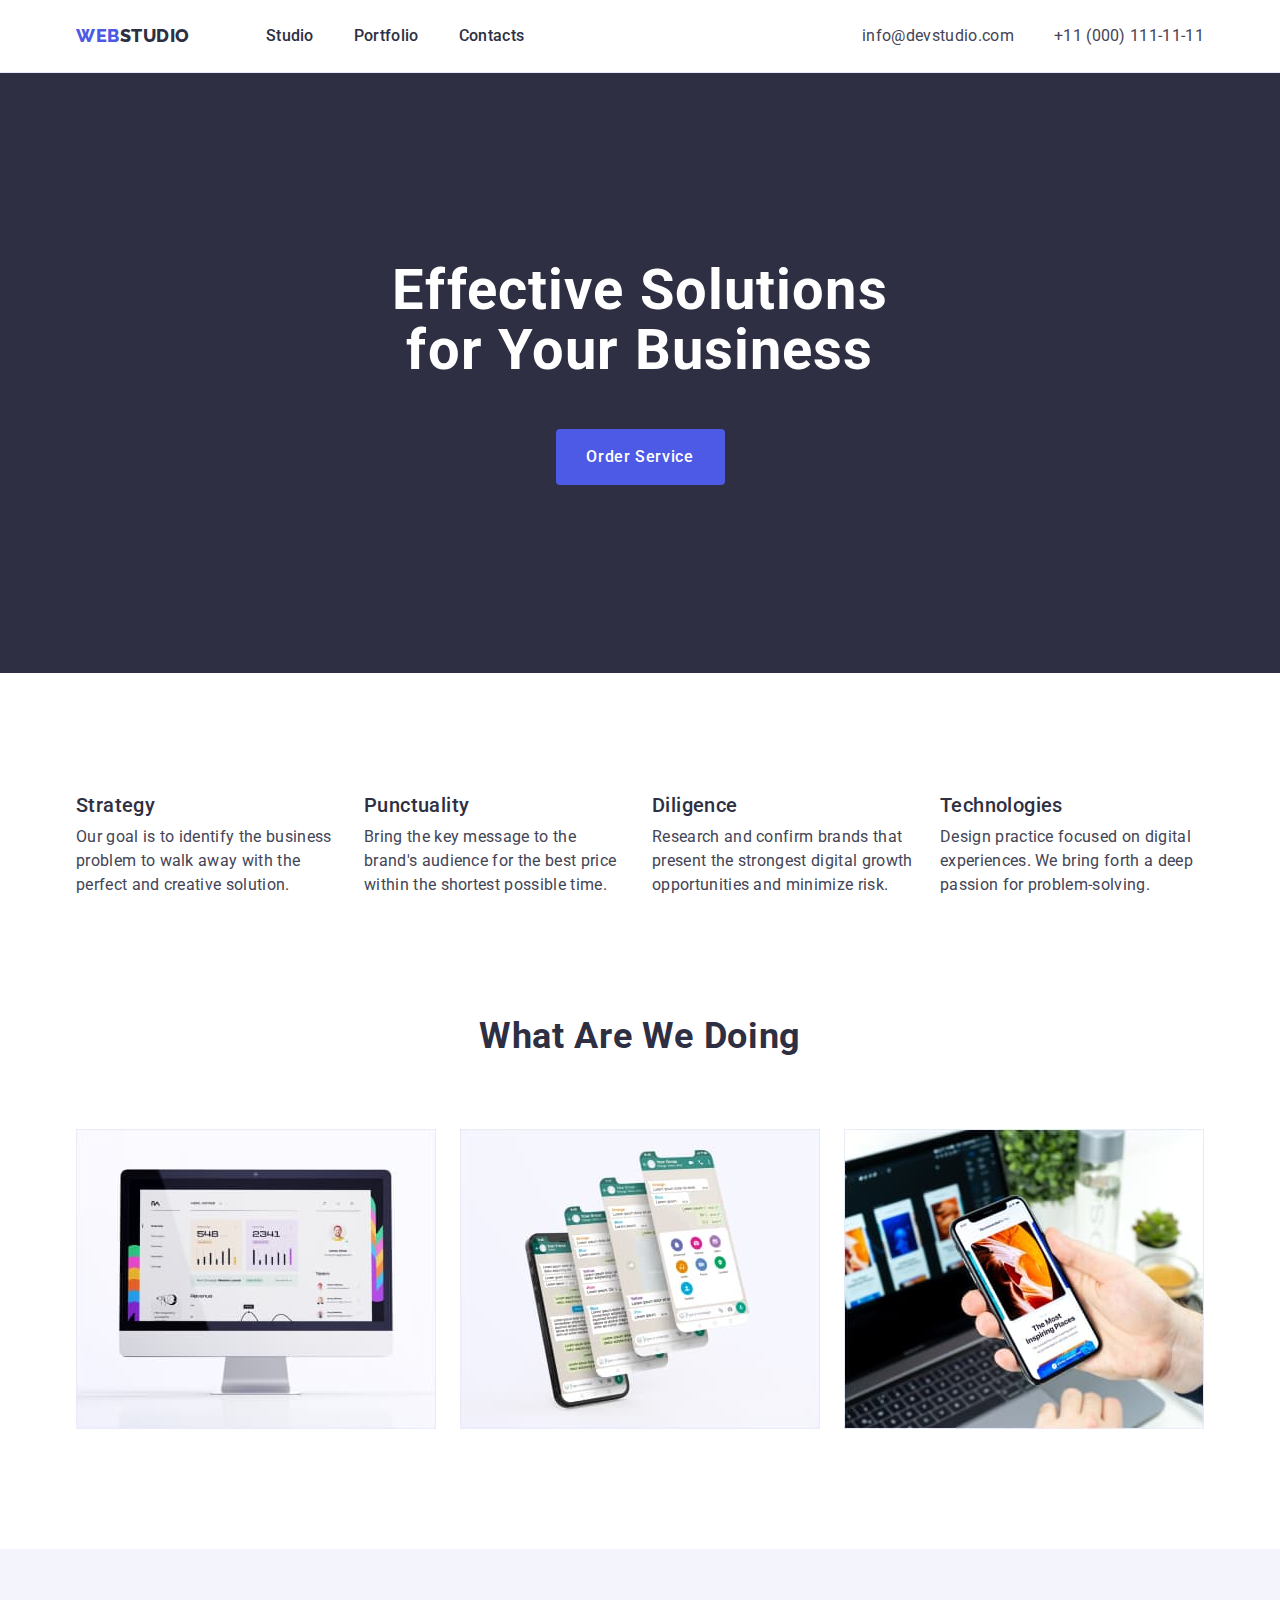
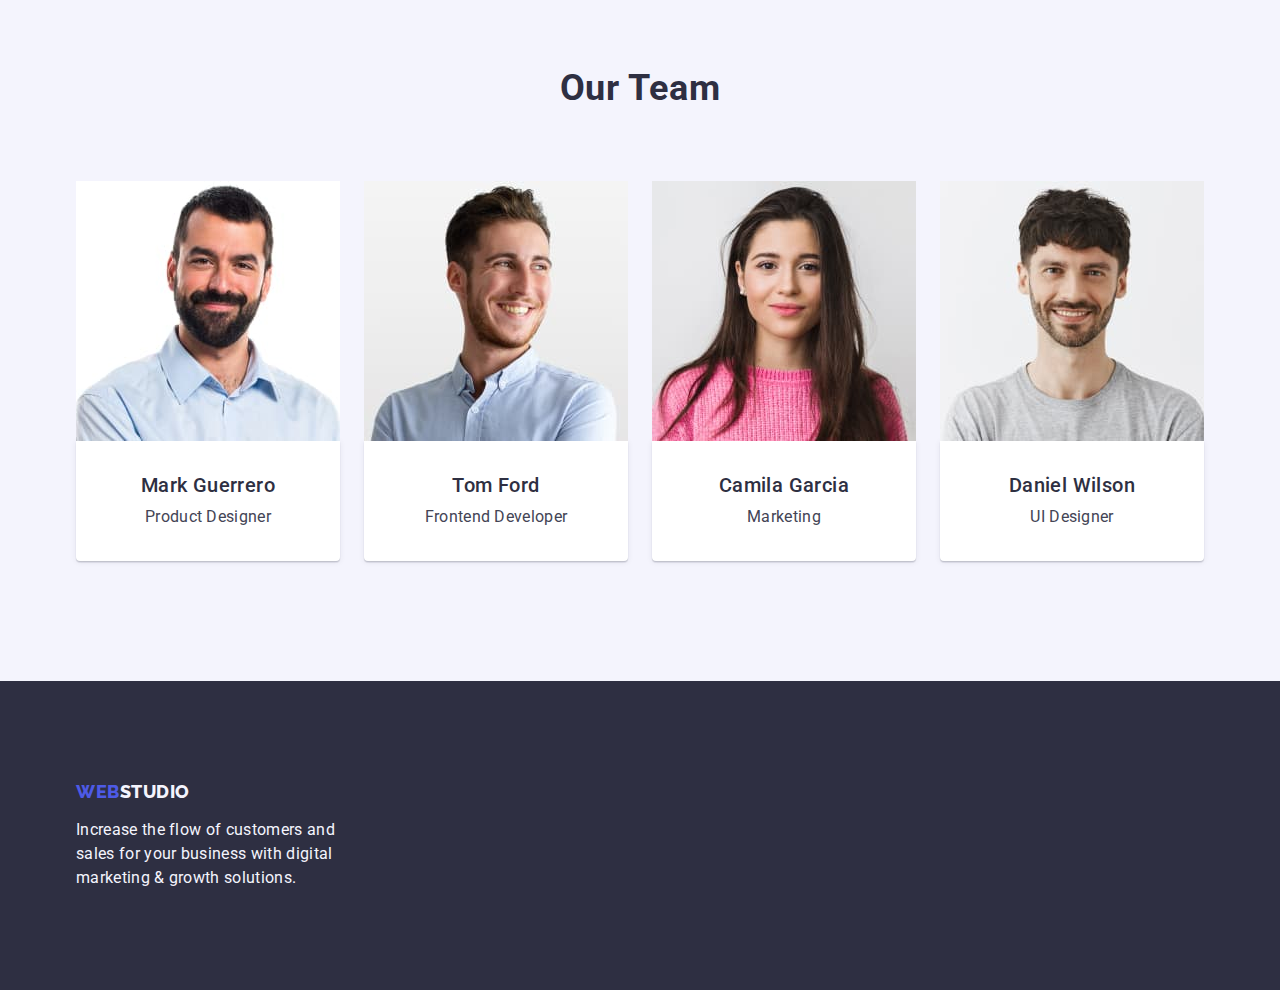
<file: index.html>
<!DOCTYPE html>
<html lang="en">
  <head>
    <meta charset="UTF-8" />
    <meta http-equiv="X-UA-Compatible" content="IE=edge" />
    <meta name="viewport" content="width=device-width, initial-scale=1.0" />
    <title>Студія</title>
    <link rel="preconnect" href="https://fonts.googleapis.com" />
    <link rel="preconnect" href="https://fonts.gstatic.com" crossorigin />
    <link
      href="https://fonts.googleapis.com/css2?family=Raleway:wght@800&family=Roboto:wght@400;500;700;900&display=swap"
      rel="stylesheet"
    />
    <link
      rel="stylesheet"
      href="https://cdn.jsdelivr.net/npm/modern-normalize@1.1.0/modern-normalize.min.css"
    />
    <link rel="stylesheet" href="./css/styles.css" />
  </head>
  <body>
    <!-- HEADER -->
    <header class="top-line">
      <div class="container top-line-container">
        <nav class="navigation">
          <a class="link logo-space logo logo-one" href="./index.html"
            >Web<span class="logo logo-two">Studio</span></a
          >
          <ul class="menu list">
            <li class="menu-item">
              <a class="menu-link link" href="./index.html">Studio</a>
            </li>
            <li class="menu-item">
              <a class="menu-link link" href="./portfolio.html">Portfolio</a>
            </li>
            <li class="menu-item">
              <a class="menu-link link" href="">Contacts</a>
            </li>
          </ul>
        </nav>
        <address class="contact">
          <ul class="address-list contact-space">
            <li class="contact-list">
              <a class="contact-item link" href="mailto:info@devstudio.com"
                >info@devstudio.com</a
              >
            </li>
            <li class="contact-list">
              <a class="contact-item link" href="tel:+110001111111"
                >+11 (000) 111-11-11</a
              >
            </li>
          </ul>
        </address>
      </div>
    </header>
    <main>
      <!--HERO-->
      <section class="hero">
        <div class="container hero-container">
          <h1 class="title">Effective Solutions for Your Business</h1>
          <button class="modal-btn" type="button">Order Service</button>
        </div>
      </section>
      <!--IDEA-->
      <section class="idea-container">
        <div class="container">
          <h2 class="hidden">Idea</h2>
          <ul class="idea-list">
            <li class="idea-item">
              <h3 class="name-title">Strategy</h3>
              <p class="text">
                Our goal is to identify the business problem to walk away with
                the perfect and creative solution.
              </p>
            </li>

            <li class="idea-item">
              <h3 class="name-title">Punctuality</h3>
              <p class="text">
                Bring the key message to the brand's audience for the best price
                within the shortest possible time.
              </p>
            </li>

            <li class="idea-item">
              <h3 class="name-title">Diligence</h3>
              <p class="text">
                Research and confirm brands that present the strongest digital
                growth opportunities and minimize risk.
              </p>
            </li>

            <li class="idea-item">
              <h3 class="name-title">Technologies</h3>
              <p class="text">
                Design practice focused on digital experiences. We bring forth a
                deep passion for problem-solving.
              </p>
            </li>
          </ul>
        </div>
      </section>
      <!-- WHAT ARE WE DOING-->
      <section class="third-container">
        <div class="container">
          <h2 class="section-title">What are we doing</h2>
          <ul class="third-list img-container">
            <li class="img-list">
              <img
                src="./images/what-are-we/monitor.jpg"
                height="300"
                width="360"
                alt="monitor"
              />
            </li>
            <li class="img-list">
              <img
                src="./images/what-are-we/phone-and-screens.jpg"
                height="300"
                width="360"
                alt="phone and screens"
              />
            </li>
            <li class="img-list">
              <img
                src="./images/what-are-we/phone-and-laptop.jpg"
                height="300"
                width="360"
                alt="phone and laptop"
              />
            </li>
          </ul>
        </div>
      </section>
      <!-- TEAM -->
      <section class="team">
        <div class="container">
          <h2 class="section-title">Our Team</h2>
          <ul class="list employees-list">
            <li class="employee-card">
              <img
                src="./images/employees/mark.jpg"
                height="260"
                width="264"
                alt="bearded middle aged man"
              />
              <div class="card">
                <h3 class="name-title name-title-center">Mark Guerrero</h3>
                <p class="text text-placement-center">Product Designer</p>
              </div>
            </li>
            <li class="employee-card">
              <img
                src="./images/employees/tom.jpg"
                height="260"
                width="264"
                alt="bearded blonde young man"
              />
              <div class="card">
                <h3 class="name-title name-title-center">Tom Ford</h3>
                <p class="text text-placement-center">Frontend Developer</p>
              </div>
            </li>
            <li class="employee-card">
              <img
                src="./images/employees/camila.jpg"
                height="260"
                width="264"
                alt="young woman"
              />
              <div class="card">
                <h3 class="name-title name-title-center">Camila Garcia</h3>
                <p class="text text-placement-center">Marketing</p>
              </div>
            </li>
            <li class="employee-card">
              <img
                src="./images/employees/daniel.jpg"
                height="260"
                width="264"
                alt="bearded brunette young man"
              />
              <div class="card">
                <h3 class="name-title name-title-center">Daniel Wilson</h3>
                <p class="text text-placement-center">UI Designer</p>
              </div>
            </li>
          </ul>
        </div>
      </section>
    </main>
    <!-- FOOTER -->
    <footer class="last-section">
      <div class="container">
        <a class="link logo logo-one logo-space-footer" href="./index.html"
          >Web<span class="logo logo-three">Studio</span></a
        >
        <p class="text text-color-white">
          Increase the flow of customers and sales for your business with
          digital marketing & growth solutions.
        </p>
      </div>
    </footer>
  </body>
</html>
</file>
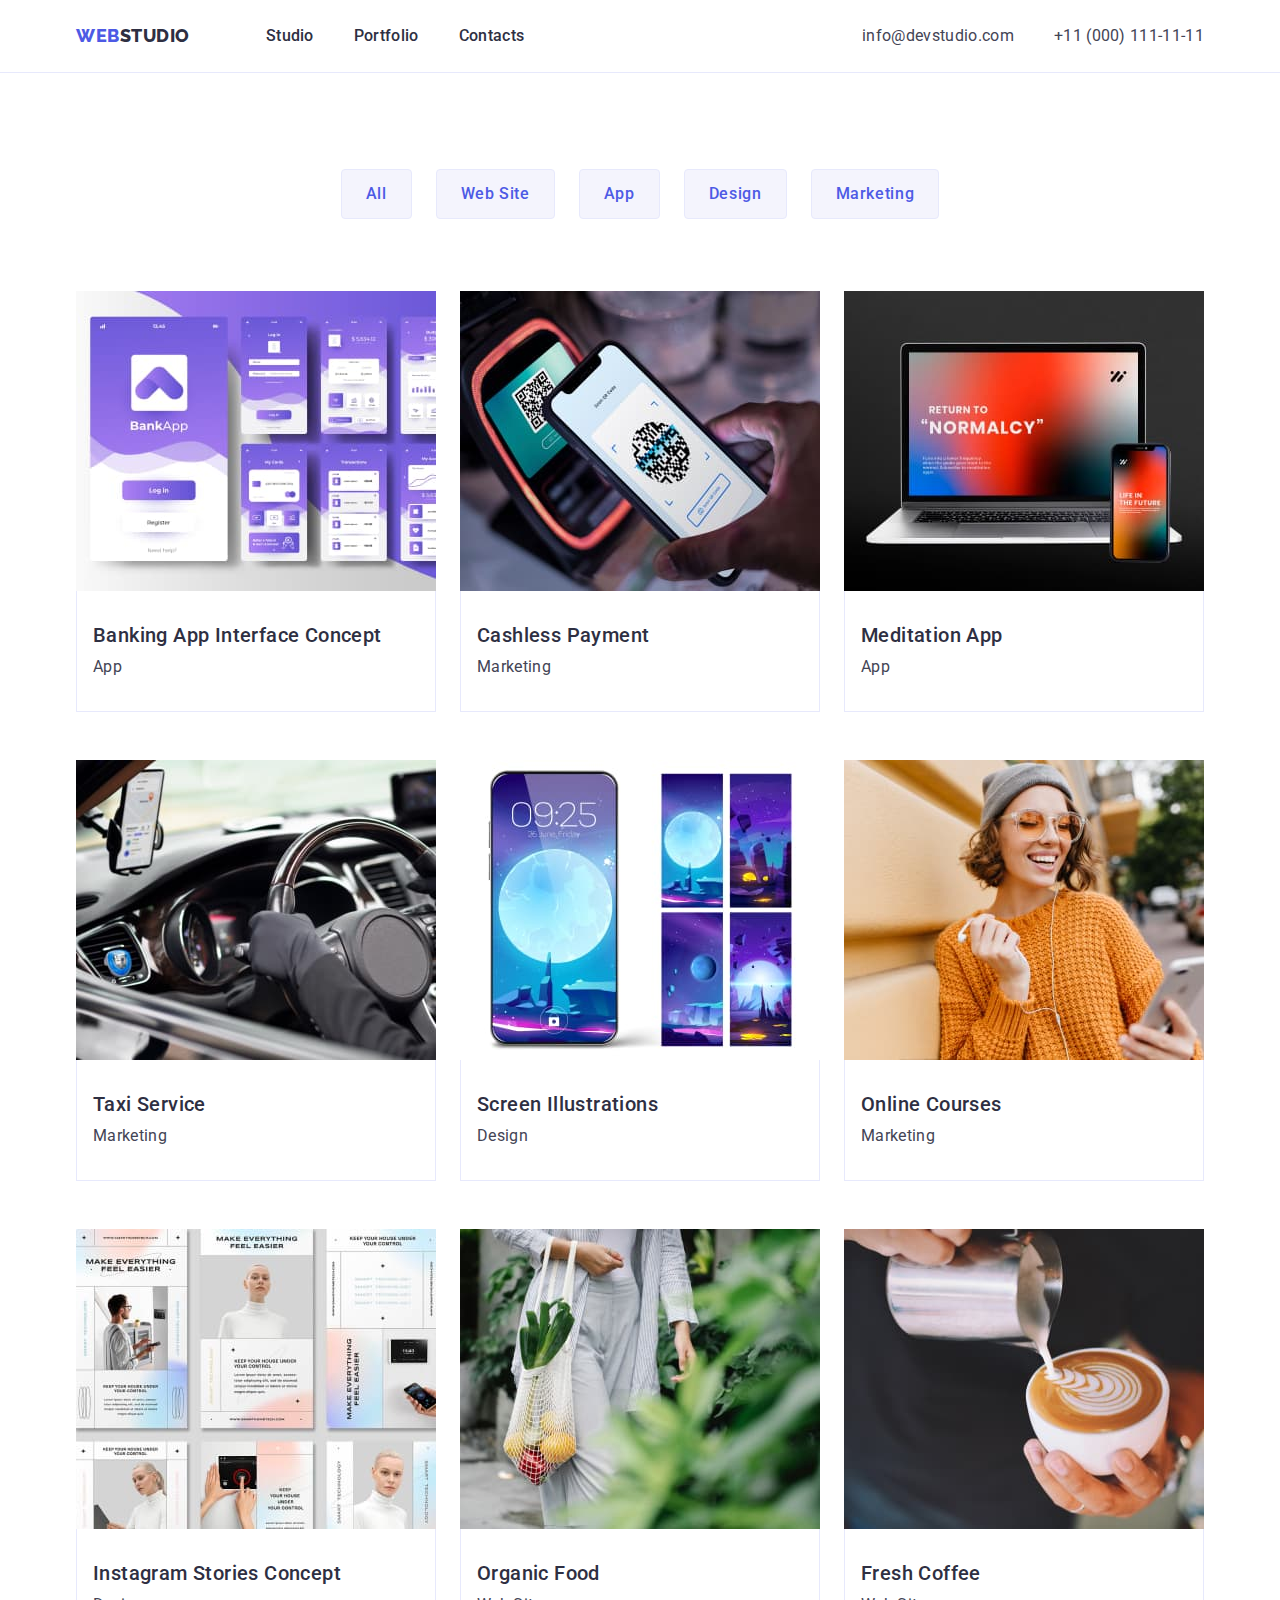
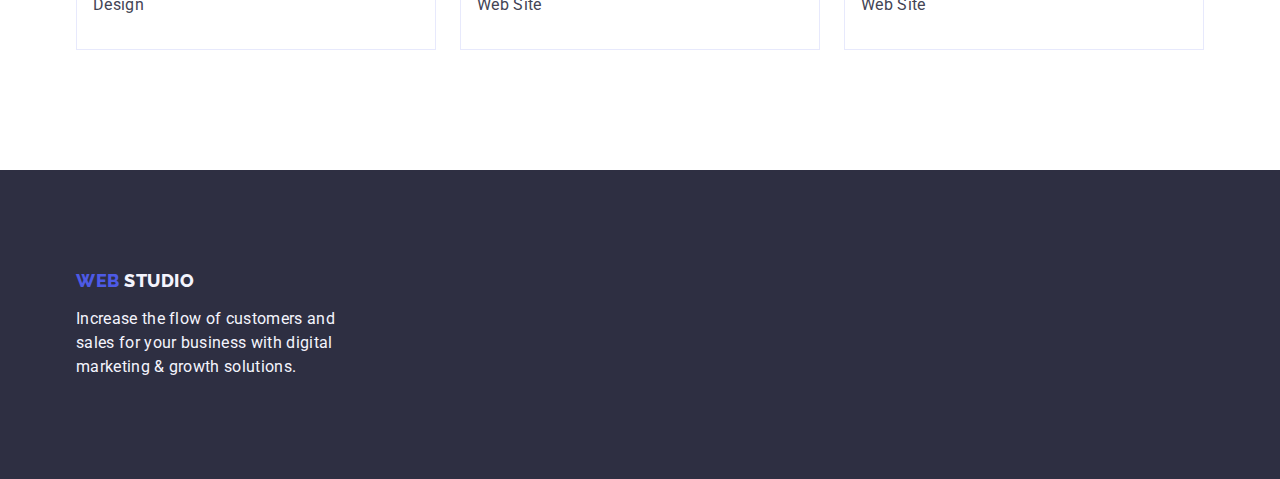
<file: portfolio.html>
<!DOCTYPE html>
<html lang="en">
  <head>
    <meta charset="UTF-8" />
    <meta http-equiv="X-UA-Compatible" content="IE=edge" />
    <meta name="viewport" content="width=device-width, initial-scale=1.0" />
    <title>Портфоліо</title>
    <link rel="preconnect" href="https://fonts.googleapis.com" />
    <link rel="preconnect" href="https://fonts.gstatic.com" crossorigin />
    <link
      href="https://fonts.googleapis.com/css2?family=Raleway:wght@800&family=Roboto:wght@400;500;700;900&display=swap"
      rel="stylesheet"
    />
    <link
      rel="stylesheet"
      href="https://cdn.jsdelivr.net/npm/modern-normalize@1.1.0/modern-normalize.min.css"
    />
    <link rel="stylesheet" href="./css/styles.css" />
  </head>
  <body>
    <!-- HEADER -->
    <header class="top-line">
      <div class="container top-line-container">
        <nav class="navigation">
          <a class="link logo-space logo logo-one" href="./index.html"
            >Web<span class="logo logo-two">Studio</span></a
          >
          <ul class="menu list">
            <li class="menu-item">
              <a class="menu-link link" href="./index.html">Studio</a>
            </li>
            <li class="menu-item">
              <a class="menu-link link" href="./portfolio.html">Portfolio</a>
            </li>
            <li class="menu-item">
              <a class="menu-link link" href="">Contacts</a>
            </li>
          </ul>
        </nav>
        <address class="contact">
          <ul class="address-list contact-space">
            <li class="contact-list">
              <a class="contact-item link" href="mailto:info@devstudio.com"
                >info@devstudio.com</a
              >
            </li>
            <li class="contact-list">
              <a class="contact-item link" href="tel:+110001111111"
                >+11 (000) 111-11-11</a
              >
            </li>
          </ul>
        </address>
      </div>
    </header>
    <main>
      <!--BUTTONS-->
      <section class="buttons-imgs">
        <div class="container">
          <h1 class="hidden">Offer</h1>
          <ul class="list btn-list">
            <li>
              <button class="modal-btns text-btns" type="button">All</button>
            </li>
            <li>
              <button class="modal-btns text-btns" type="button">
                Web Site
              </button>
            </li>
            <li>
              <button class="modal-btns text-btns" type="button">App</button>
            </li>
            <li>
              <button class="modal-btns text-btns" type="button">Design</button>
            </li>
            <li>
              <button class="modal-btns text-btns" type="button">
                Marketing
              </button>
            </li>
          </ul>

          <ul class="card-list offer-list">
            <!-- ROW ONE -->
            <li class="project-card">
              <a class="link" href=""
                ><img
                  src="./images/row-one/banking-app.jpg"
                  width="360"
                  height="300"
                  alt="Different Interface Concepts"
                />
                <div class="offer-card">
                  <h2 class="name-title">Banking App Interface Concept</h2>
                  <p class="text">App</p>
                </div>
              </a>
            </li>

            <li class="project-card">
              <a class="link" href=""
                ><img
                  src="./images/row-one/chashless-payments.jpg"
                  width="360"
                  height="300"
                  alt="Paying by phone"
                />
                <div class="offer-card">
                  <h2 class="name-title">Cashless Payment</h2>
                  <p class="text">Marketing</p>
                </div>
              </a>
            </li>

            <li class="project-card">
              <a class="link" href="">
                <img
                  src="./images/row-one/meditation-app.jpg"
                  width="360"
                  height="300"
                  alt="Laptop and phone"
                />
                <div class="offer-card">
                  <h2 class="name-title">Meditation App</h2>
                  <p class="text">App</p>
                </div>
              </a>
            </li>
            <!-- ROW TWO -->

            <li class="project-card">
              <a class="link" href="">
                <img
                  src="./images/row-two/taxi-service.jpg"
                  width="360"
                  height="300"
                  alt="Taxi car"
                />
                <div class="offer-card">
                  <h2 class="name-title">Taxi Service</h2>
                  <p class="text">Marketing</p>
                </div></a
              >
            </li>

            <li class="project-card">
              <a class="link" href=""
                ><img
                  src="./images/row-two/screen-il.jpg"
                  width="360"
                  height="300"
                  alt="Phone Screen illustrations"
                />
                <div class="offer-card">
                  <h2 class="name-title">Screen Illustrations</h2>
                  <p class="text">Design</p>
                </div></a
              >
            </li>

            <li class="project-card">
              <a class="link" href="">
                <img
                  src="./images/row-two/online-courses.jpg"
                  width="360"
                  height="300"
                  alt="Young woman using phone app"
                />
                <div class="offer-card">
                  <h2 class="name-title">Online Courses</h2>
                  <p class="text">Marketing</p>
                </div>
              </a>
            </li>
            <!-- ROW THREE -->
            <li class="project-card">
              <a class="link" href=""
                ><img
                  src="./images/row-three/insta-stories.jpg"
                  width="360"
                  height="300"
                  alt="Instagram Stories Concept"
                />
                <div class="offer-card">
                  <h2 class="name-title">Instagram Stories Concept</h2>
                  <p class="text">Design</p>
                </div>
              </a>
            </li>

            <li class="project-card">
              <a class="link" href=""
                ><img
                  src="./images/row-three/organic-food.jpg"
                  width="360"
                  height="300"
                  alt="Woman holding organic food in bag"
                />
                <div class="offer-card">
                  <h2 class="name-title">Organic Food</h2>
                  <p class="text">Web Site</p>
                </div>
              </a>
            </li>

            <li class="project-card">
              <a class="link" href=""
                ><img
                  src="./images/row-three/fresh-cofee.jpg"
                  width="360"
                  height="300"
                  alt="Capuccino"
                />
                <div class="offer-card">
                  <h2 class="name-title">Fresh Coffee</h2>
                  <p class="text">Web Site</p>
                </div>
              </a>
            </li>
          </ul>
        </div>
      </section>
    </main>
    <!-- FOOTER -->
    <footer class="last-section">
      <div class="container">
        <a class="link logo logo-space-footer logo-one" href="./index.html"
          >Web <span class="logo logo-three">Studio</span></a
        >
        <p class="text text-color-white">
          Increase the flow of customers and sales for your business with
          digital marketing & growth solutions.
        </p>
      </div>
    </footer>
  </body>
</html>
</file>
<file: css/styles.css>
:root {
  --main-color: #2e2f42;
  --text-color: #434455;
  --accent-color: #404bbf;
}
h1,
h2,
h3,
h4,
p {
  margin-top: 0;
  margin-bottom: 0;
}
ul,
ol {
  margin-top: 0;
  margin-bottom: 0;
  padding-left: 0;
}
img {
  display: block;
}
.list {
  list-style: none;
}
.link {
  text-decoration: none;
}
button {
  font-family: "Roboto", sans-serif;
  font-weight: 500;
  cursor: pointer;
}
.container {
  width: 1158px;
  margin-left: auto;
  margin-right: auto;
  padding-left: 15px;
  padding-right: 15px;
}

body {
  font-family: "Roboto", sans-serif;
  background-color: #ffffff;
  color: #434455;
}

/*====================== COMPONENTS =========*/
.logo {
  font-family: "Raleway", sans-serif;
  font-weight: 800;
  font-size: 18px;
  line-height: 1.17;
  display: inline-block;
  letter-spacing: 0.03em;
  text-transform: uppercase;
}

.logo-one {
  color: #4d5ae5;
}
.logo-two {
  color: var(--main-color);
}

.logo-three {
  color: #f4f4fd;
}

.logo-space {
  margin-right: 76px;
}

.logo-space-footer {
  margin-bottom: 16px;
}

.section-title {
  font-weight: 700;
  font-size: 36px;
  line-height: 1.11;
  letter-spacing: 0.02em;
  text-align: center;
  text-transform: capitalize;
  color: var(--main-color);
  margin-bottom: 72px;
}
.name-title {
  font-weight: 500;
  font-size: 20px;
  line-height: 1.2;
  letter-spacing: 0.02em;
  color: var(--main-color);
  margin-bottom: 8px;
}
.name-title-center {
  text-align: center;
}
.text {
  font-weight: 400;
  font-size: 16px;
  line-height: 1.5;
  letter-spacing: 0.02em;
  color: var(--text-color);
}
.text-placement-center {
  text-align: center;
}

.hidden {
  display: none;
}
/*====================== /COMPONENTS =========*/

/*====================== HEADER =========*/
.top-line {
  background-color: #ffffff;
  border-bottom: 1px solid #e7e9fc;
}

.top-line-container {
  display: flex;
  align-items: center;
  justify-content: space-between;
  padding-left: 15px;
  padding-right: 15px;
}

.navigation {
  display: flex;
  align-items: center;
}

.menu {
  display: flex;
  align-items: center;
}

.menu-item:not(:last-child) {
  margin-right: 40px;
}

.menu-link {
  font-weight: 500;
  font-size: 16px;
  line-height: 1.5;
  letter-spacing: 0.02em;
  color: var(--main-color);
  padding-top: 24px;
  padding-bottom: 24px;
  display: block;
}
.menu-link:hover,
.menu-link:focus {
  color: var(--accent-color);
}

.contact {
  font-style: normal;
  margin-left: auto;
}

.address-list {
  display: flex;
  list-style: none;
}

.contact-item {
  font-style: normal;
  font-weight: 400;
  font-size: 16px;
  line-height: 1.5;
  letter-spacing: 0.02em;
  color: var(--text-color);
}
.contact-item:hover,
.contact-item:focus {
  color: var(--accent-color);
}

.contact-space {
  gap: 40px;
}

/*====================== /HEADER =========*/

/*====================== HERO =========*/
.title {
  font-weight: 700;
  font-size: 56px;
  line-height: 1.07;
  text-align: center;
  letter-spacing: 0.02em;
  color: #ffffff;
  max-width: 496px;
  margin-bottom: 48px;
  margin-right: auto;
  margin-left: auto;
}

.modal-btn {
  display: block;
  margin-right: auto;
  margin-left: auto;
  font-size: 16px;
  line-height: 1.5;
  letter-spacing: 0.04em;
  color: #ffffff;
  background-color: #4d5ae5;
  border-radius: 4px;
  max-width: 496px;
  min-width: 169px;
  height: 56px;
  border: none;
}

.modal-btn:hover,
.modal-btn:focus {
  background-color: var(--accent-color);
}

.hero {
  display: block;
  align-items: center;
  background-color: #2e2f42;
  padding-top: 188px;
  padding-bottom: 188px;
}

.hero-container {
  display: block;
  align-items: center;
}

/*====================== /HERO =========*/

/*===================== IDEA=============*/

.idea-container {
  align-items: center;
  padding-top: 120px;
  padding-bottom: 120px;
}
.idea-list {
  list-style: none;
  display: flex;
  gap: 24px;
}
.idea-item {
  flex-basis: calc((100% - 72px) / 4);
}

/*===================== /IDEA=============*/

/*================ WHAT R WE DOING=======*/

.third-container {
  padding-bottom: 120px;
}
.third-list {
  list-style: none;
  display: flex;
  gap: 24px;
}

.img-list {
  flex-basis: calc((100% - 48px) / 3);
}

/*================ /WHAT R WE DOING=======*/
/*================TEAM=================*/
.team {
  background: #f4f4fd;
  padding-top: 120px;
  padding-bottom: 120px;
}

.card {
  background-color: #ffffff;
  box-shadow: 0px 1px 6px rgba(46, 47, 66, 0.08),
    0px 1px 1px rgba(46, 47, 66, 0.16), 0px 2px 1px rgba(46, 47, 66, 0.08);
  border-radius: 0px 0px 4px 4px;
  padding-top: 32px;
  padding-bottom: 32px;
  padding-right: 16px;
  padding-left: 16px;
}

.employees-list {
  display: flex;
  flex-wrap: wrap;
  gap: 24px;
}

.employee-card {
  flex-basis: calc((100% - 72px) / 4);
}

/*================/TEAM=================*/

/*===================FOOTER=============*/

.last-section {
  background: #2e2f42;
  padding-top: 100px;
  padding-bottom: 100px;
}

.text-color-white {
  width: 264px;
  color: #f4f4fd;
}

/*===================FOOTER=================*/
/*=================PORTFOLIO============*/

.buttons-imgs {
  padding-top: 96px;
  padding-bottom: 120px;
}

.modal-btns {
  background: #f4f4fd;
  border: 1px solid #e7e9fc;
  border-radius: 4px;
  padding-left: 24px;
  padding-right: 24px;
  padding-top: 12px;
  padding-bottom: 12px;
}
.modal-btns:hover,
.modal-btns:focus {
  background: #404bbf;
}
.text-btns {
  display: flex;
  justify-content: center;
  white-space: nowrap;
  font-weight: 500;
  font-size: 16px;
  line-height: 1.5;
  letter-spacing: 0.04em;
  color: #4d5ae5;
}
.text-btns:hover,
.text-btns:focus {
  color: #ffffff;
  border: 1px solid transparent;
}

.btn-list {
  display: flex;
  margin-bottom: 72px;
  justify-content: center;
  gap: 24px;
}

.card-list {
  list-style: none;
  display: flex;
}

.offer-list {
  flex-wrap: wrap;
}
.project-card {
  flex-basis: calc((100% - 48px) / 3);
}
.project-card:not(:nth-child(3n)) {
  margin-right: 24px;
}
.project-card:not(:nth-last-child(-n + 3)) {
  margin-bottom: 48px;
}

.offer-card {
  background: #ffffff;
  border: 1px solid #e7e9fc;
  border-top: none;
  padding-bottom: 32px;
  padding-top: 32px;
  padding-right: 16px;
  padding-left: 16px;
}
</file>
